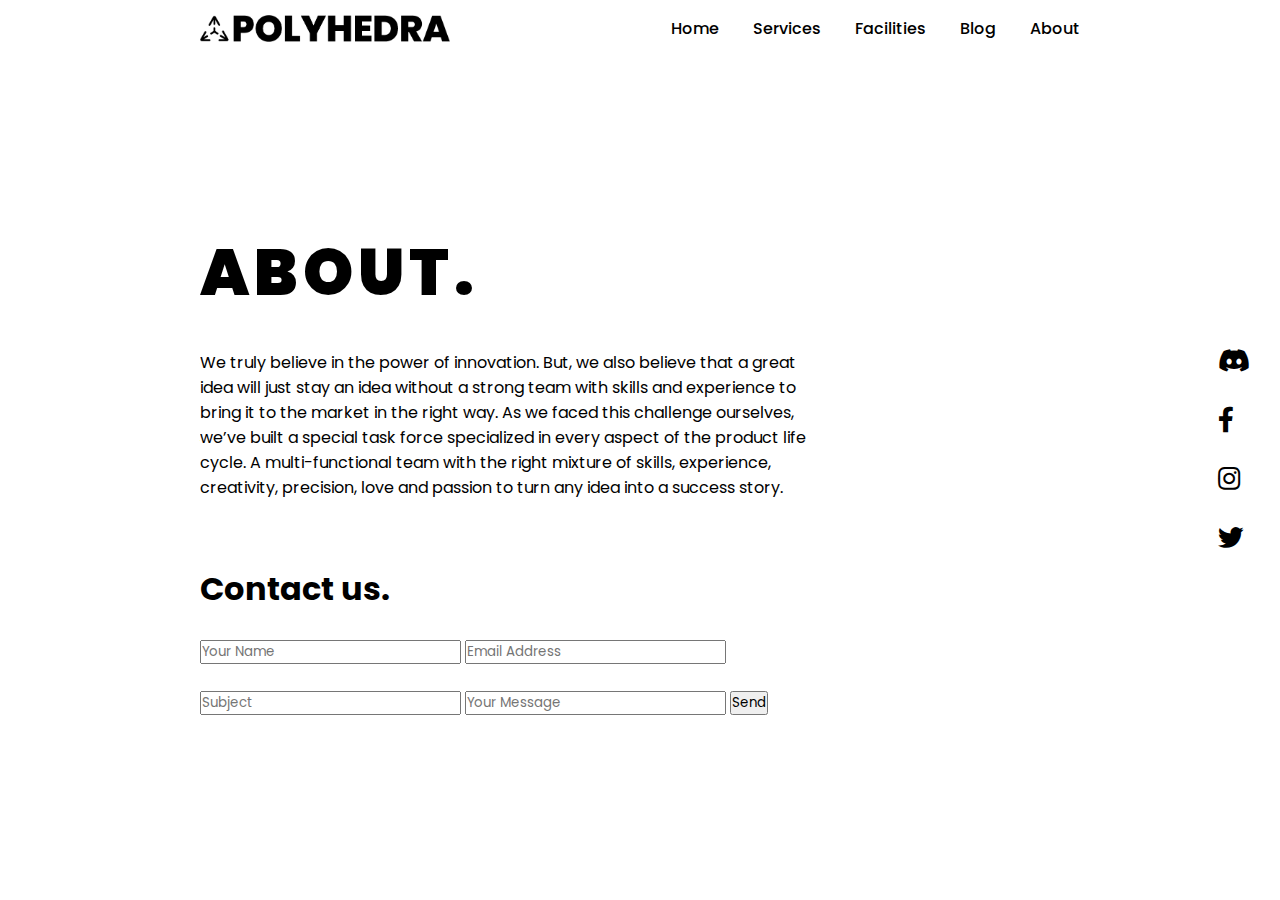
<file: about.html>
<!DOCTYPE html>
<html lang="en" dir="ltr">
<head>
  <meta charset = 'utf-8'>
  <meta name = 'viewport' content = 'width=device-width, initial-scale=1.0'>
  <title> Polyhedra Fab Lab </title>
  <link rel="icon" href="icon.png">
  <link rel = "stylesheet" href = "styleServices.css">
  <link rel = "stylesheet" href = "https://cdnjs.cloudflare.com/ajax/libs/font-awesome/5.14.0/css/all.min.css">
</head>
<body>

  <header>
    <img src="logoph.png" width="250px">
    <div class="menu-btn"></div>
    <div class="navigation">
      <div class="navigation-items">
        <a href="index.html">Home</a>
        <a href="services.html">Services</a>
        <a href="facilities.html">Facilities</a>
        <a href="https://polyhedralab.blogspot.com/">Blog</a>
        <a href="index.php">About</a>
      </div>
    </div>
  </header>

<section class="home">






  <div class = "content active">
    <h1>About.</h1>
    <p>We truly believe in the power of innovation. But, we also believe that a great idea will just stay an idea without a strong team with skills and experience to bring it to the market in the right way. As we faced this challenge ourselves, we’ve built a special task force specialized in every aspect of the product life cycle. A multi-functional team with the right mixture of skills, experience, creativity, precision, love and passion to turn any idea into a success story.</p>
  </div>
    <h1>Contact us.</h1>
  <br>
  <form action="https://formsubmit.co/lukanikolic42@gmail.com" method="POST">
     <input type="hidden" name="_subject" value="New submission!">
     <input type="text" name="name" placeholder="Your Name" required>
     <input type="email" name="email" placeholder="Email Address" required>
     <br>
     <br>
     <input type="text" name = "subject" placeholder="Subject" required>
     <input type="text" name = "message" placeholder="Your Message" required>
     <button type="submit">Send</button>
     
  </form>

  <div class = "media-icons">
    <a href = "https://discord.gg/dGw4bq3mDC"> <i class = "fab fa-discord"></i> </a>
    <a href = "https://sr-rs.facebook.com/Polyhedra3D/"> <i class = "fab fa-facebook-f"></i> </a>
    <a href = "https://www.instagram.com/polyhedra3d/"> <i class = "fab fa-instagram"></i> </a>
    <a href = "https://twitter.com/polyhedra3d"> <i class = "fab fa-twitter"></i> </a>

  </div>

</section>





<script type="text/javascript">
//Javascript of responsive navigation menu
const menuBtn = document.querySelector(".menu-btn");
const navigation = document.querySelector(".navigation");

menuBtn.addEventListener("click", () => {
  menuBtn.classList.toggle("active");
  navigation.classList.toggle("active");
});

//Javascript for video slider navigation
const btns = document.querySelectorAll(".nav-btn");
const slides = document.querySelectorAll(".video-slide");
const contents = document.querySelectorAll(".content");

var sliderNav = function(manual){
  btns.forEach((btn) => {
    btn.classList.remove("active");
  });

  slides.forEach((slide) => {
    slide.classList.remove("active");
  });
  contents.forEach((content) => {
    content.classList.remove("active");
  });

  btns[manual].classList.add("active");
  slides[manual].classList.add("active");
  contents[manual].classList.add("active");
}

btns.forEach((btn, i) => {
  btn.addEventListener("click", () => {
    sliderNav(i);
  });
});



</script>
<script src="https://ajax.googleapis.com/ajax/libs/jquery/3.4.1/jquery.min.js"></script>
<script type="text/javascript" src="assets/js/tilt.jquery.js"></script>

</body>
</html>
</file>
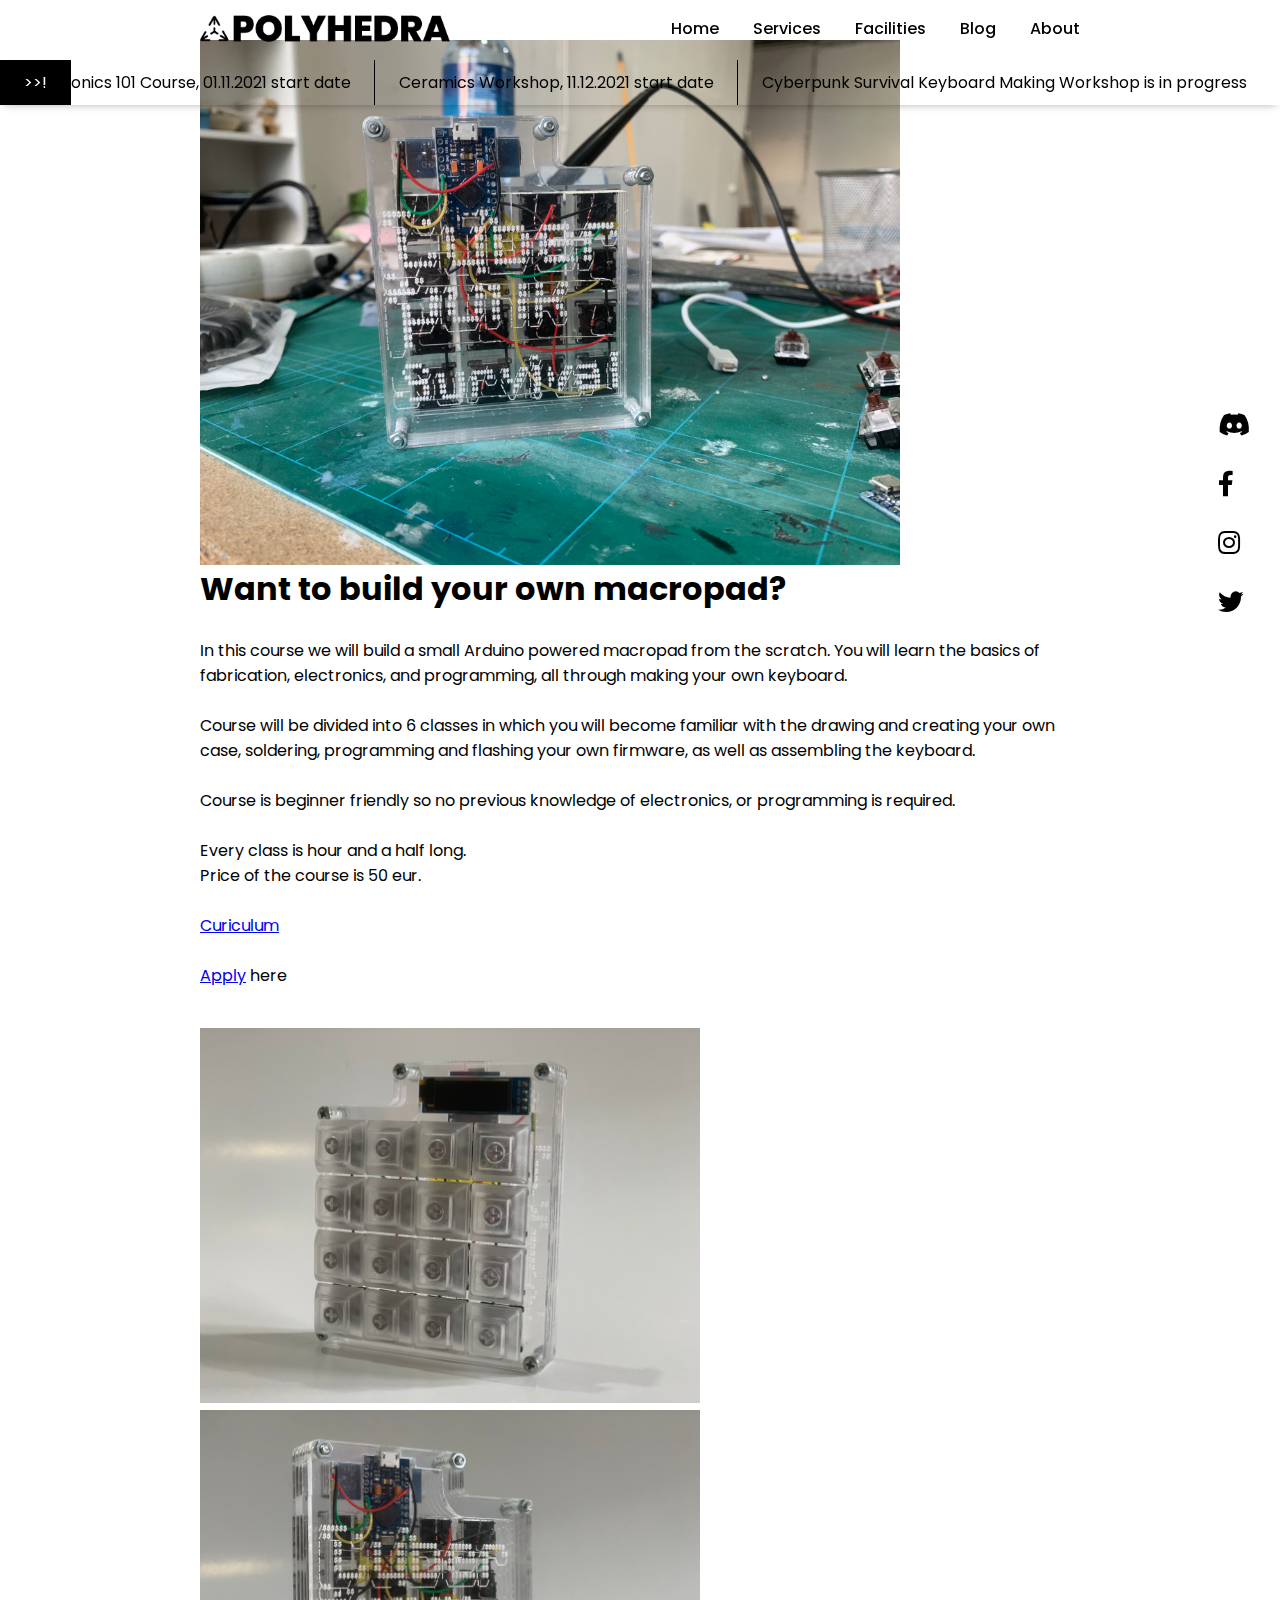
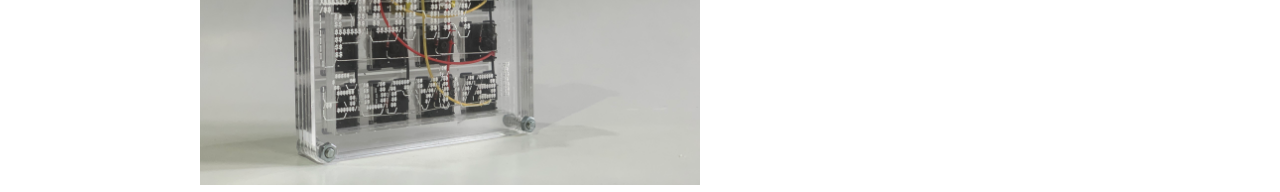
<file: cyberpunkSurvival.html>
<!DOCTYPE html>
<html lang="en" dir="ltr">
<head>
  <meta charset = 'utf-8'>
  <meta name = 'viewport' content = 'width=device-width, initial-scale=1.0'>
  <title> Polyhedra Fab Lab </title>
  <link rel="icon" href="icon.png">
  <link rel = "stylesheet" href = "styleCyberpunkSurvival.css">
  <link rel = "stylesheet" href = "https://cdnjs.cloudflare.com/ajax/libs/font-awesome/5.14.0/css/all.min.css">
</head>
<body>

  <header>
    <img src="logoph.png" width="250px">
    <div class="menu-btn"></div>
    <div class="navigation">
      <div class="navigation-items">
        <a href="index.html">Home</a>
        <a href="services2.html">Services</a>
        <a href="facilities.html">Facilities</a>
        <a href="https://polyhedralab.blogspot.com/">Blog</a>
        <a href="about.html">About</a>
      </div>
    </div>
  </header>

<section class="home">
  <img id = "keeb1" src="keeb1.jpg">
  <h1>Want to build your own macropad?</h1>
  <br>
  <p> In this course we will build a small Arduino powered macropad from the scratch.
    You will learn the basics of fabrication, electronics, and programming, all through making your own keyboard.
    <br><br>


  <div class = "media-icons">
    <a href = "https://discord.gg/dGw4bq3mDC"> <i class = "fab fa-discord"></i> </a>
    <a href = "https://sr-rs.facebook.com/Polyhedra3D/"> <i class = "fab fa-facebook-f"></i> </a>
    <a href = "https://www.instagram.com/polyhedra3d/"> <i class = "fab fa-instagram"></i> </a>
    <a href = "https://twitter.com/polyhedra3d"> <i class = "fab fa-twitter"></i> </a>

  </div>
  <div class="text">
    <p>Course will be divided into 6 classes in which you will become familiar with the drawing and creating your own case, soldering, programming and flashing your own firmware, as well as assembling the keyboard.<br> <br>Course is beginner friendly so no previous knowledge of electronics, or programming is required.<br><br>Every class is hour and a half long.<br> Price of the course is 50 eur.
      <br><br>
      <a href="curiculum srb.pdf">Curiculum</a><br><br>
      <a href="https://forms.gle/VKEqJrkFSMQr6xG28">Apply</a> here
    </p>
  </div>
</section>
<img id="down" width="500px"src="IMG_0170.jpg" alt="">
<img id="down" width="500px"src="IMG_0172.jpg" alt="">
<div class= "news-container">
  <div class = "title">
    >>!
  </div>

  <ul>
    <li>
      Electronics 101 Course, 01.11.2021 start date
    </li>
    <li>
      Ceramics Workshop, 11.12.2021 start date
    </li>
    <li>
      Cyberpunk Survival Keyboard Making Workshop is in progress
    </li>
  </ul>
</div>

<script type="text/javascript">
//Javascript of responsive navigation menu
const menuBtn = document.querySelector(".menu-btn");
const navigation = document.querySelector(".navigation");

menuBtn.addEventListener("click", () => {
  menuBtn.classList.toggle("active");
  navigation.classList.toggle("active");
});

//Javascript for video slider navigation
const btns = document.querySelectorAll(".nav-btn");
const slides = document.querySelectorAll(".video-slide");
const contents = document.querySelectorAll(".content");

var sliderNav = function(manual){
  btns.forEach((btn) => {
    btn.classList.remove("active");
  });

  slides.forEach((slide) => {
    slide.classList.remove("active");
  });
  contents.forEach((content) => {
    content.classList.remove("active");
  });

  btns[manual].classList.add("active");
  slides[manual].classList.add("active");
  contents[manual].classList.add("active");
}

btns.forEach((btn, i) => {
  btn.addEventListener("click", () => {
    sliderNav(i);
  });
});



</script>
<script src="https://ajax.googleapis.com/ajax/libs/jquery/3.4.1/jquery.min.js"></script>
<script type="text/javascript" src="assets/js/tilt.jquery.js"></script>

</body>
</html>
</file>
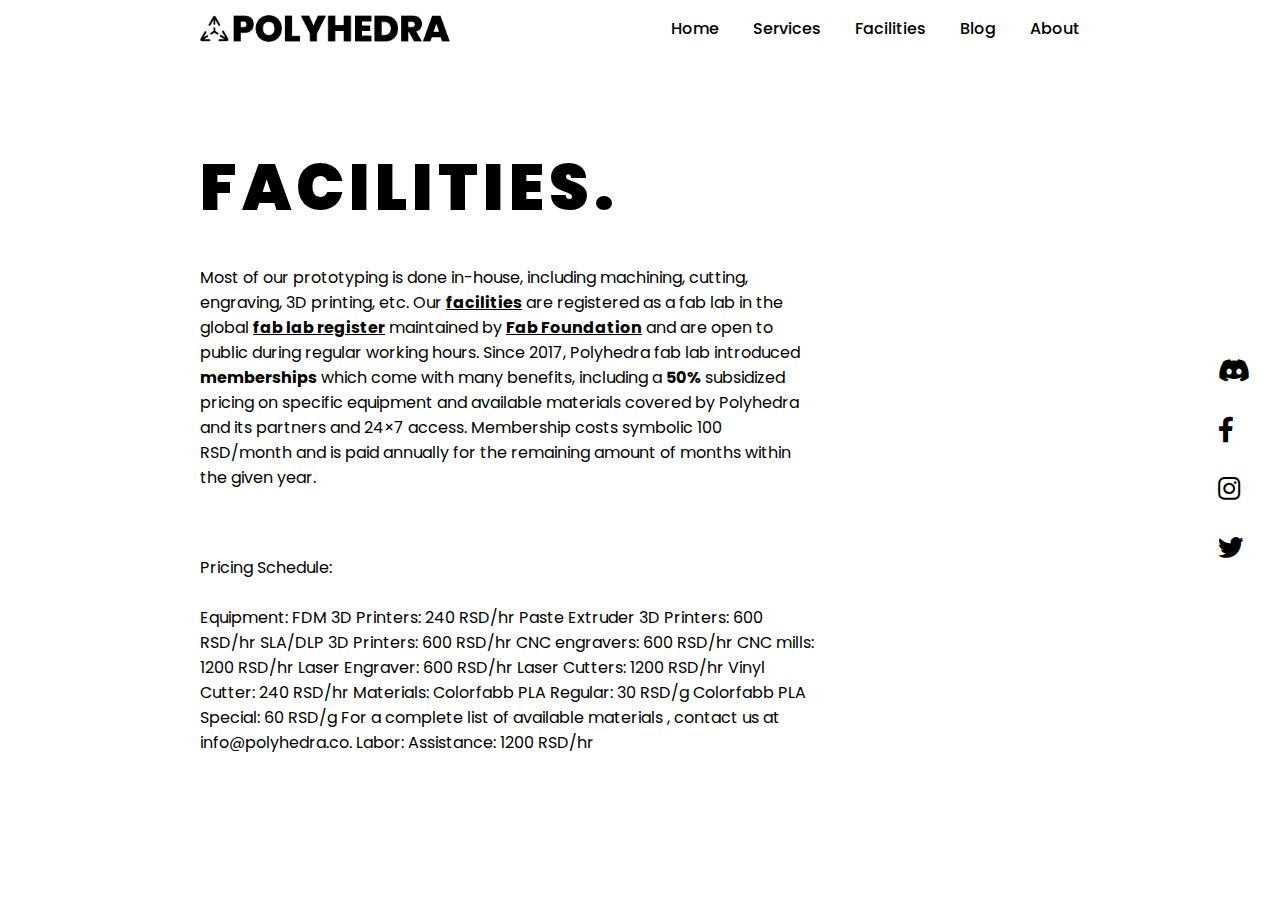
<file: facilities.html>
<!DOCTYPE html>
<html lang="en" dir="ltr">
<head>
  <meta charset = 'utf-8'>
  <meta name = 'viewport' content = 'width=device-width, initial-scale=1.0'>
  <title> Polyhedra Fab Lab </title>
  <link rel="icon" href="icon.png">
  <link rel = "stylesheet" href = "styleFacilities.css">
  <link rel = "stylesheet" href = "https://cdnjs.cloudflare.com/ajax/libs/font-awesome/5.14.0/css/all.min.css">
</head>
<body>

  <header>
    <img src="logoph.png" width="250px">
    <div class="menu-btn"></div>
    <div class="navigation">
      <div class="navigation-items">
        <a href="index.html">Home</a>
        <a href="services.html">Services</a>
        <a href="#">Facilities</a>
        <a href="https://polyhedralab.blogspot.com/">Blog</a>
        <a href="index.php">About</a>
      </div>
    </div>
  </header>

<section class="home">






  <div class = "content active">
    <h1>Facilities.</h1>
    <p>Most of our prototyping is done in-house, including machining, cutting,
      engraving, 3D printing, etc.
      Our <a href= "https://www.fablabs.io/labs/polyhedra">facilities</a>
       are registered as a fab lab in the global <a href="https://www.fablabs.io/">fab lab register</a> maintained by
       <a href = "https://fabfoundation.org/">Fab Foundation</a> and are open to public during regular working hours.



Since 2017, Polyhedra fab lab introduced
<span style = "font-weight:bolder">memberships</span> which come with many
benefits, including a <span style = "font-weight:bolder">50%</span> subsidized
pricing on specific equipment and available materials covered by Polyhedra
and its partners and 24×7 access.
Membership costs symbolic 100 RSD/month and is paid annually for the remaining
amount of months within the given year.</p>
<p>
  Pricing Schedule:
  <br>
  <br>

Equipment:
FDM 3D Printers: 240 RSD/hr
Paste Extruder 3D Printers: 600 RSD/hr
SLA/DLP 3D Printers: 600 RSD/hr
CNC engravers: 600 RSD/hr
CNC mills: 1200 RSD/hr
Laser Engraver: 600 RSD/hr
Laser Cutters: 1200 RSD/hr
Vinyl Cutter: 240 RSD/hr

Materials:
Colorfabb PLA Regular: 30 RSD/g
Colorfabb PLA Special: 60 RSD/g
For a complete list of available materials , contact us at info@polyhedra.co.

Labor:
Assistance: 1200 RSD/hr
</p>
  </div>

  <div class = "media-icons">
    <a href = "https://discord.gg/dGw4bq3mDC"> <i class = "fab fa-discord"></i> </a>
    <a href = "https://sr-rs.facebook.com/Polyhedra3D/"> <i class = "fab fa-facebook-f"></i> </a>
    <a href = "https://www.instagram.com/polyhedra3d/"> <i class = "fab fa-instagram"></i> </a>
    <a href = "https://twitter.com/polyhedra3d"> <i class = "fab fa-twitter"></i> </a>

  </div>

</section>





<script type="text/javascript">
//Javascript of responsive navigation menu
const menuBtn = document.querySelector(".menu-btn");
const navigation = document.querySelector(".navigation");

menuBtn.addEventListener("click", () => {
  menuBtn.classList.toggle("active");
  navigation.classList.toggle("active");
});

//Javascript for video slider navigation
const btns = document.querySelectorAll(".nav-btn");
const slides = document.querySelectorAll(".video-slide");
const contents = document.querySelectorAll(".content");

var sliderNav = function(manual){
  btns.forEach((btn) => {
    btn.classList.remove("active");
  });

  slides.forEach((slide) => {
    slide.classList.remove("active");
  });
  contents.forEach((content) => {
    content.classList.remove("active");
  });

  btns[manual].classList.add("active");
  slides[manual].classList.add("active");
  contents[manual].classList.add("active");
}

btns.forEach((btn, i) => {
  btn.addEventListener("click", () => {
    sliderNav(i);
  });
});



</script>
<script src="https://ajax.googleapis.com/ajax/libs/jquery/3.4.1/jquery.min.js"></script>
<script type="text/javascript" src="assets/js/tilt.jquery.js"></script>

</body>
</html>
</file>
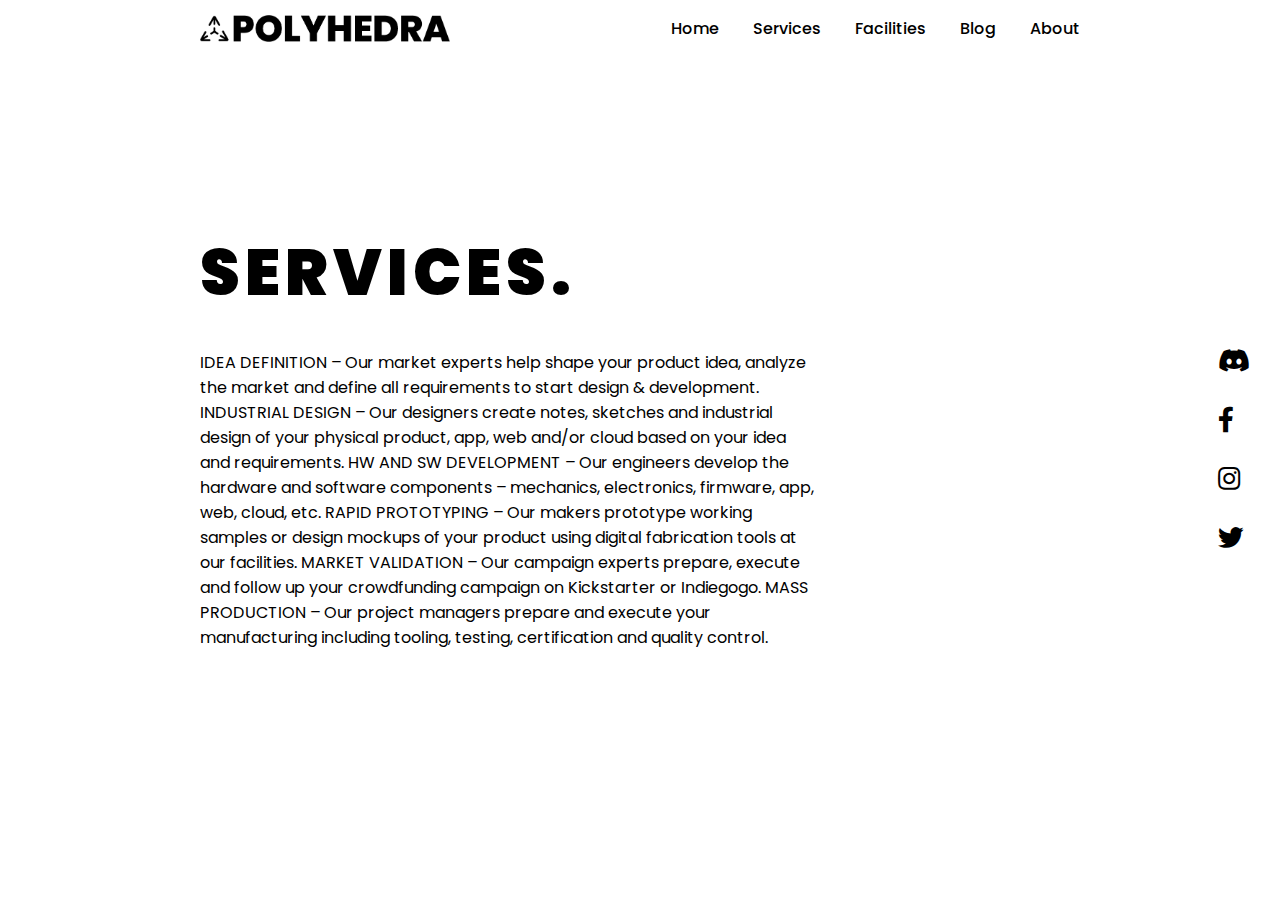
<file: services.html>
<!DOCTYPE html>
<html lang="en" dir="ltr">
<head>
  <meta charset = 'utf-8'>
  <meta name = 'viewport' content = 'width=device-width, initial-scale=1.0'>
  <title> Polyhedra Fab Lab </title>
  <link rel="icon" href="icon.png">
  <link rel = "stylesheet" href = "styleServices.css">
  <link rel = "stylesheet" href = "https://cdnjs.cloudflare.com/ajax/libs/font-awesome/5.14.0/css/all.min.css">
</head>
<body>

  <header>
    <img src="logoph.png" width="250px">
    <div class="menu-btn"></div>
    <div class="navigation">
      <div class="navigation-items">
        <a href="index.html">Home</a>
        <a href="services.html">Services</a>
        <a href="facilities.html">Facilities</a>
        <a href="https://polyhedralab.blogspot.com/">Blog</a>
        <a href="index.php">About</a>
      </div>
    </div>
  </header>

<section class="home">






  <div class = "content active">
    <h1>Services.</h1>
    <p>IDEA DEFINITION – Our market experts help shape your product idea, analyze the market and define all requirements to start design & development.
INDUSTRIAL DESIGN – Our designers create notes, sketches and industrial design of your physical product, app, web and/or cloud based on your idea and requirements.
HW AND SW DEVELOPMENT – Our engineers develop the hardware and software components – mechanics, electronics, firmware, app, web, cloud, etc.
RAPID PROTOTYPING – Our makers prototype working samples or design mockups of your product using digital fabrication tools at our facilities.
MARKET VALIDATION – Our campaign experts prepare, execute and follow up your crowdfunding campaign on Kickstarter or Indiegogo.
MASS PRODUCTION – Our project managers prepare and execute your manufacturing including tooling, testing, certification and quality control.</p>
  </div>

  <div class = "media-icons">
    <a href = "https://discord.gg/dGw4bq3mDC"> <i class = "fab fa-discord"></i> </a>
    <a href = "https://sr-rs.facebook.com/Polyhedra3D/"> <i class = "fab fa-facebook-f"></i> </a>
    <a href = "https://www.instagram.com/polyhedra3d/"> <i class = "fab fa-instagram"></i> </a>
    <a href = "https://twitter.com/polyhedra3d"> <i class = "fab fa-twitter"></i> </a>

  </div>

</section>





<script type="text/javascript">
//Javascript of responsive navigation menu
const menuBtn = document.querySelector(".menu-btn");
const navigation = document.querySelector(".navigation");

menuBtn.addEventListener("click", () => {
  menuBtn.classList.toggle("active");
  navigation.classList.toggle("active");
});

//Javascript for video slider navigation
const btns = document.querySelectorAll(".nav-btn");
const slides = document.querySelectorAll(".video-slide");
const contents = document.querySelectorAll(".content");

var sliderNav = function(manual){
  btns.forEach((btn) => {
    btn.classList.remove("active");
  });

  slides.forEach((slide) => {
    slide.classList.remove("active");
  });
  contents.forEach((content) => {
    content.classList.remove("active");
  });

  btns[manual].classList.add("active");
  slides[manual].classList.add("active");
  contents[manual].classList.add("active");
}

btns.forEach((btn, i) => {
  btn.addEventListener("click", () => {
    sliderNav(i);
  });
});



</script>
<script src="https://ajax.googleapis.com/ajax/libs/jquery/3.4.1/jquery.min.js"></script>
<script type="text/javascript" src="assets/js/tilt.jquery.js"></script>

</body>
</html>
</file>
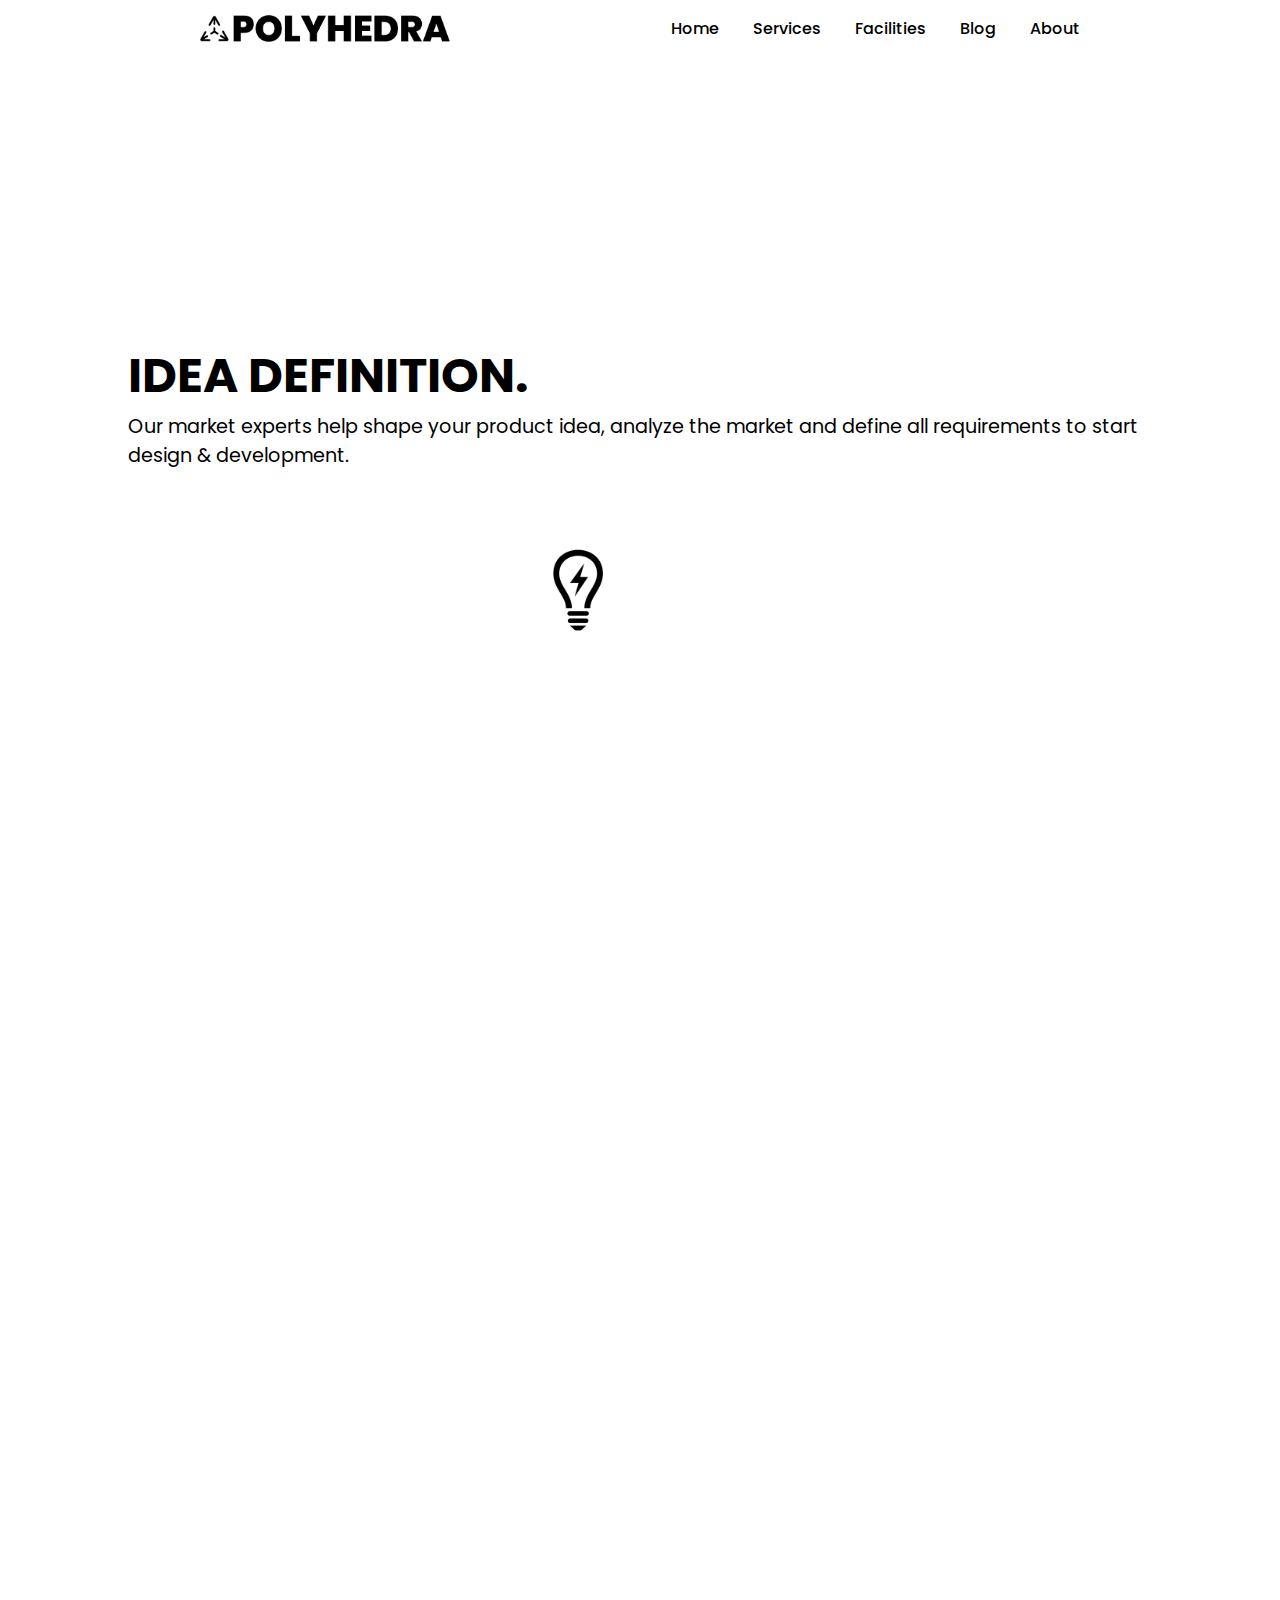
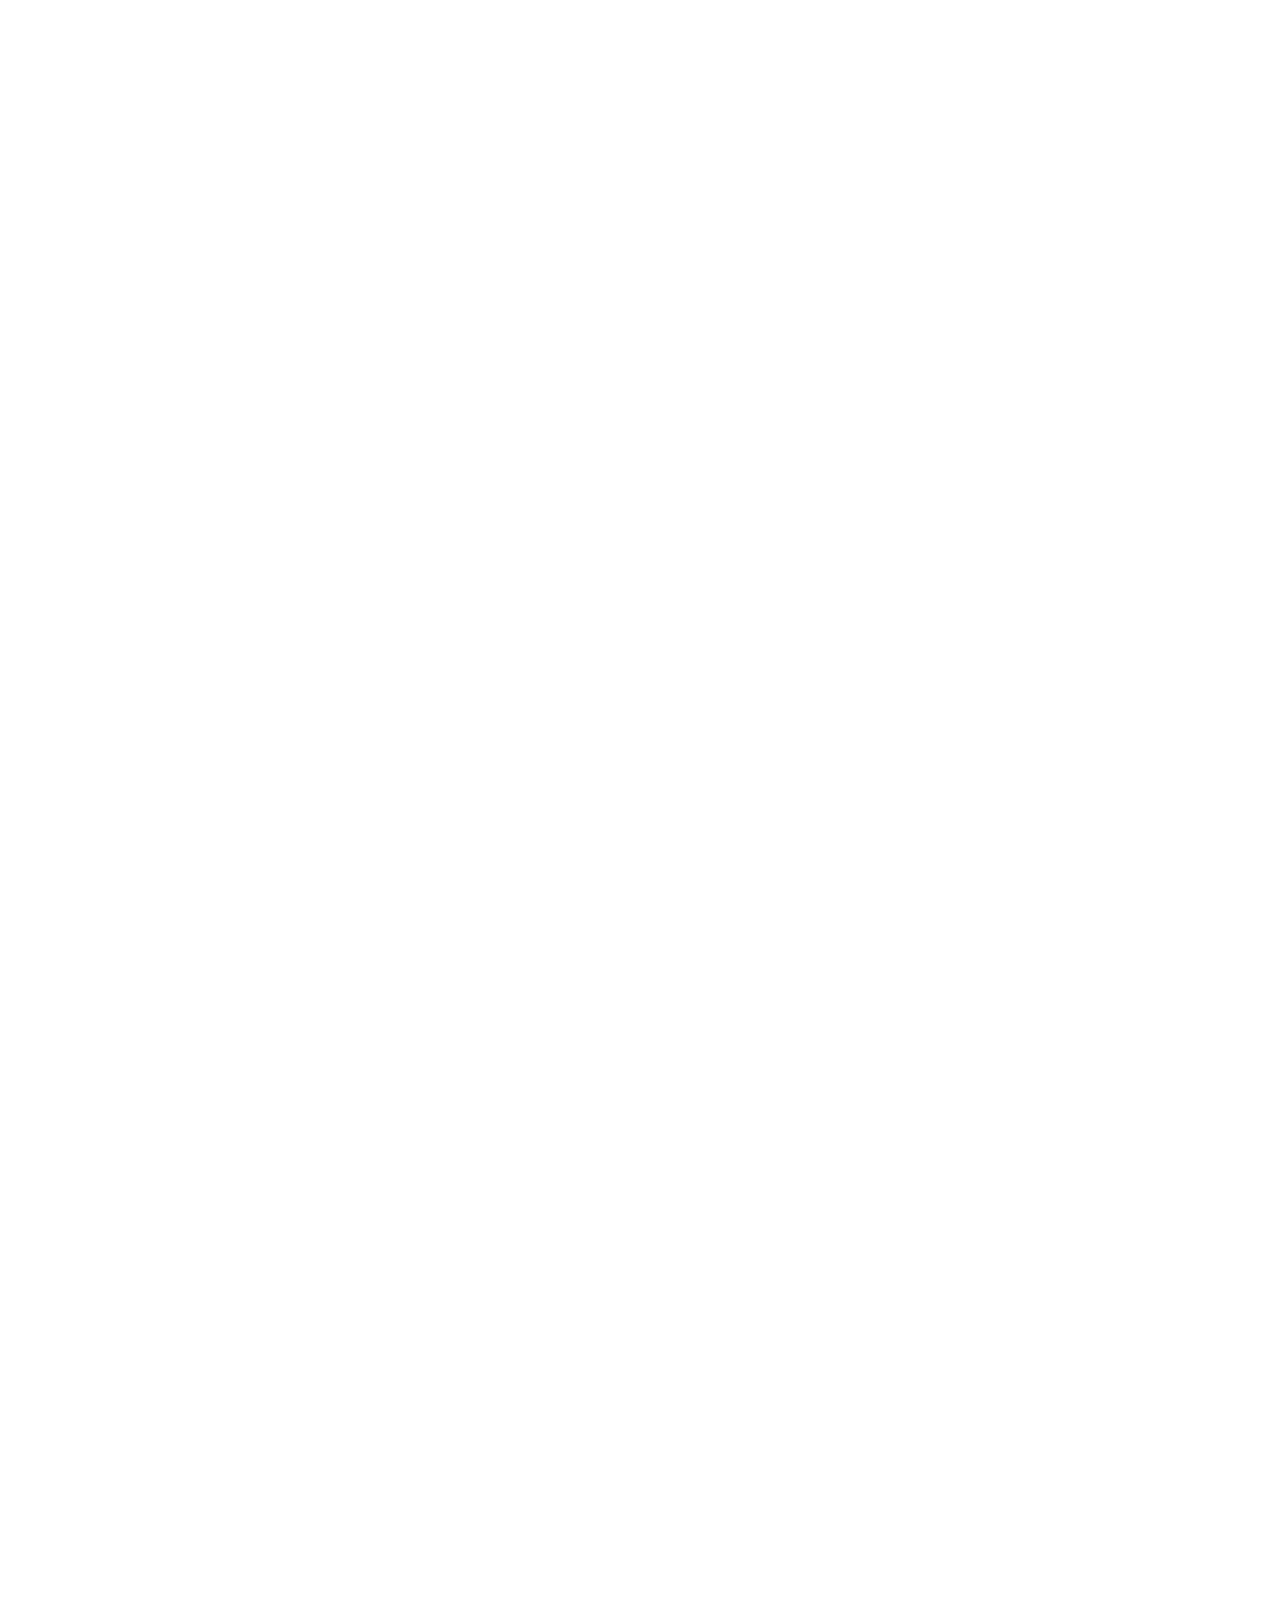
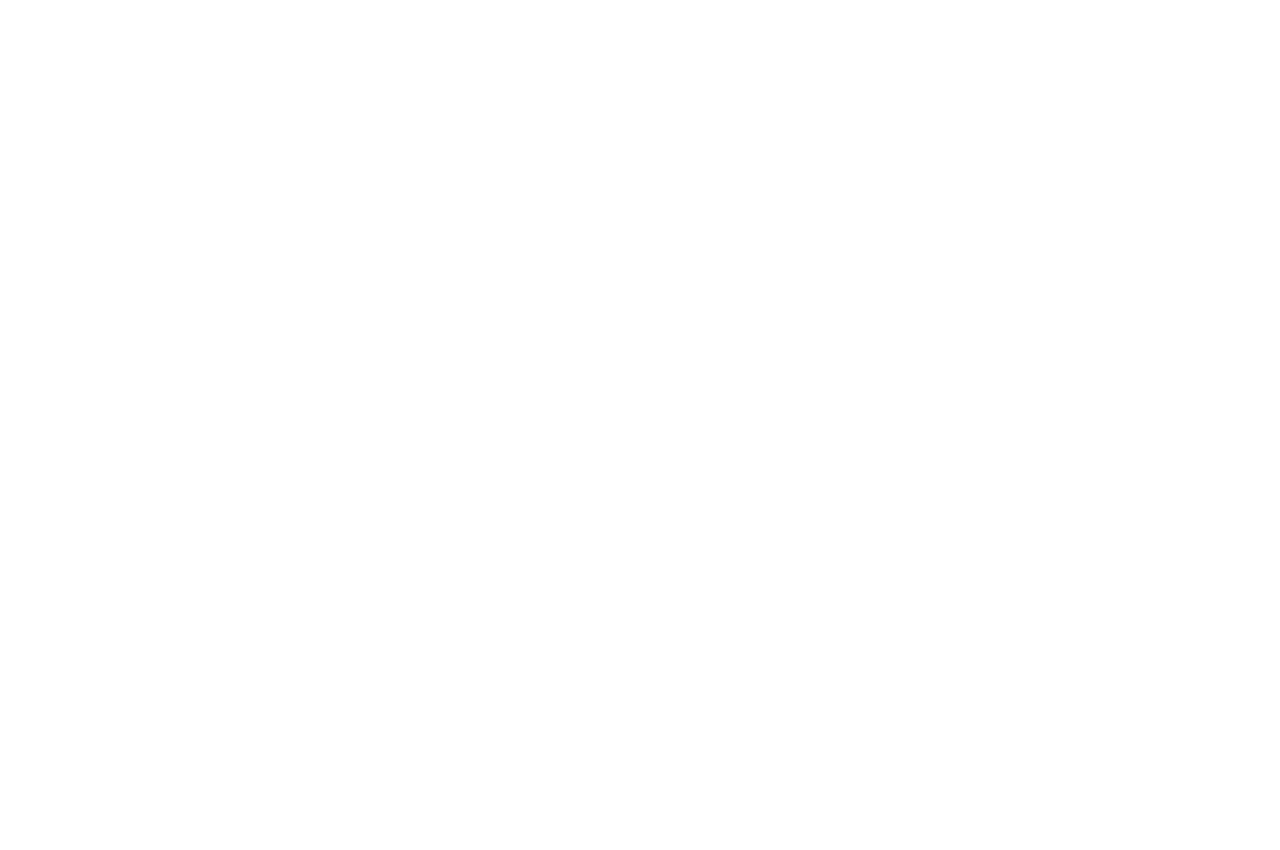
<file: services2.html>
<!DOCTYPE html>
<html lang="en" dir="ltr">
<head>
  <meta charset = 'utf-8'>
  <meta name = 'viewport' content = 'width=device-width, initial-scale=1.0'>
  <title> Polyhedra Fab Lab </title>
  <link rel="icon" href="icon.png">
  <link rel = "stylesheet" href = "styleServices2.css">
  <link rel = "stylesheet" href = "https://cdnjs.cloudflare.com/ajax/libs/font-awesome/5.14.0/css/all.min.css">
</head>
<body>

  <header>
    <img src="logoph.png" width="250px">
    <div class="menu-btn"></div>
    <div class="navigation">
      <div class="navigation-items">
        <a href="index.html">Home</a>
        <a href="services.html">Services</a>
        <a href="facilities.html">Facilities</a>
        <a href="https://polyhedralab.blogspot.com/">Blog</a>
        <a href="index.php">About</a>
      </div>
    </div>
  </header>

<section>
  <div class = "content">
    <img id="first"src="bulb.png">
    <h2> IDEA DEFINITION.</h2>
    <p>Our market experts help shape your product idea, analyze the market and define all requirements to start design & development.</p>

</div>
</section>


<section>

  <div class = "content">
    <h2> INDUSTRIAL DESIGN</h2>
    <p>Our designers create notes, sketches and industrial design of your physical product, app, web and/or cloud based on your idea and requirements.</p>
  </div>
</section>
<section>
  <div class = "content">
    <h2> HW AND SW DEVELOPMENT</h2>
    <p>Our engineers develop the hardware and software components – mechanics, electronics, firmware, app, web, cloud, etc.</p>
  </div>
</section>
<section>
  <div class = "content">
    <h2> RAPID PROTOTYPING</h2>
    <p>Our makers prototype working samples or design mockups of your product using digital fabrication tools at our facilities.</p>
  </div>
</section>
<section>
  <div class = "content">
    <h2> MARKET VALIDATION</h2>
    <p>Our campaign experts prepare, execute and follow up your crowdfunding campaign on Kickstarter or Indiegogo.</p>
  </div>
</section>



<script type="text/javascript">
//Javascript of responsive navigation menu
const menuBtn = document.querySelector(".menu-btn");
const navigation = document.querySelector(".navigation");

menuBtn.addEventListener("click", () => {
  menuBtn.classList.toggle("active");
  navigation.classList.toggle("active");
});

//Javascript for video slider navigation
const btns = document.querySelectorAll(".nav-btn");
const slides = document.querySelectorAll(".video-slide");
const contents = document.querySelectorAll(".content");

var sliderNav = function(manual){
  btns.forEach((btn) => {
    btn.classList.remove("active");
  });

  slides.forEach((slide) => {
    slide.classList.remove("active");
  });
  contents.forEach((content) => {
    content.classList.remove("active");
  });

  btns[manual].classList.add("active");
  slides[manual].classList.add("active");
  contents[manual].classList.add("active");
}

btns.forEach((btn, i) => {
  btn.addEventListener("click", () => {
    sliderNav(i);
  });
});



</script>
<script src="https://ajax.googleapis.com/ajax/libs/jquery/3.4.1/jquery.min.js"></script>
<script type="text/javascript" src="assets/js/tilt.jquery.js"></script>
<script src="scroll-out.js"></script>
<script type="text/javascript">
  ScrollOut({
    targets: 'h2, p'
  })
  </script>
</body>
</html>
</file>
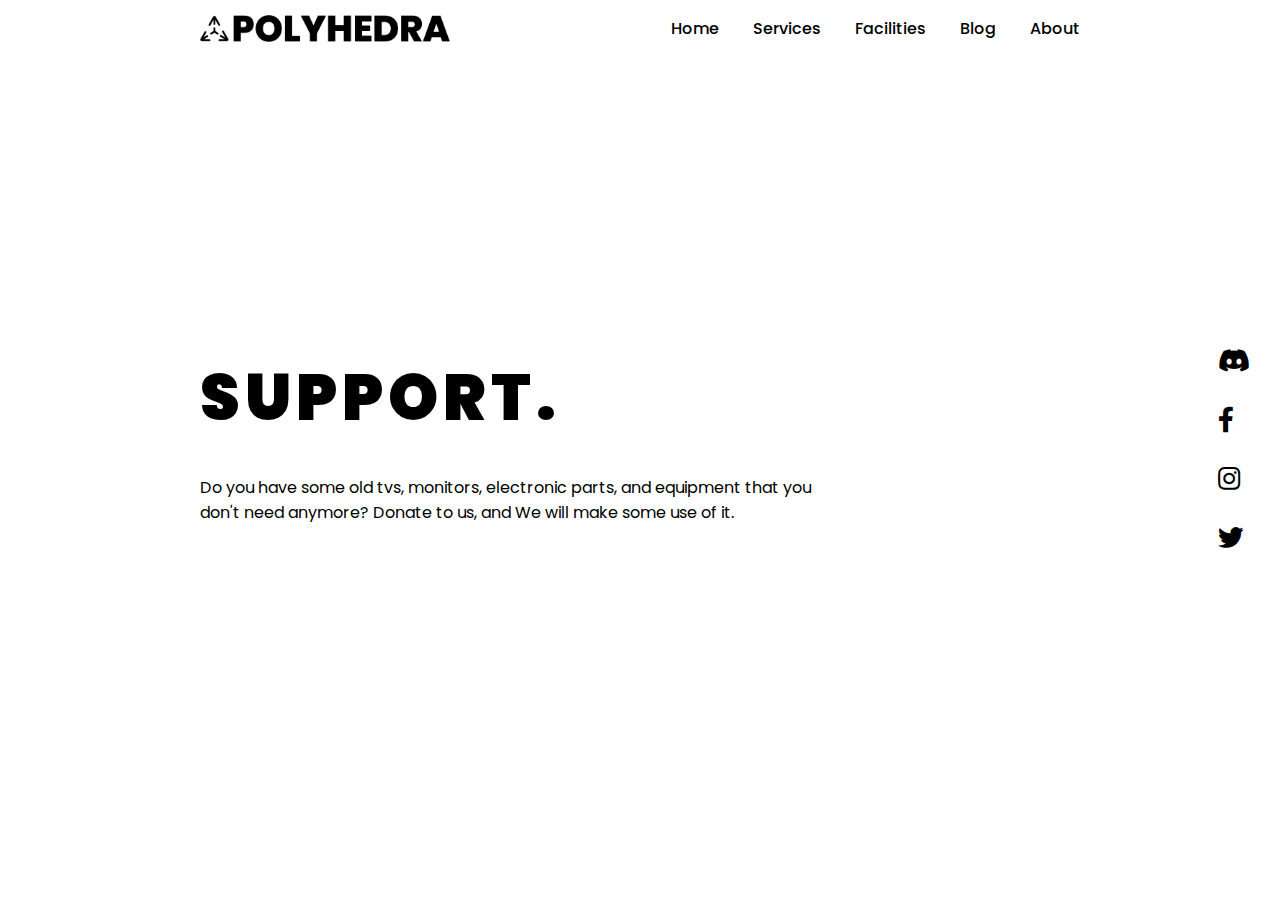
<file: support.html>
<!DOCTYPE html>
<html lang="en" dir="ltr">
<head>
  <meta charset = 'utf-8'>
  <meta name = 'viewport' content = 'width=device-width, initial-scale=1.0'>
  <title> Polyhedra Fab Lab </title>
  <link rel="icon" href="icon.png">
  <link rel = "stylesheet" href = "styleFacilities.css">
  <link rel = "stylesheet" href = "https://cdnjs.cloudflare.com/ajax/libs/font-awesome/5.14.0/css/all.min.css">
</head>
<body>

  <header>
    <img src="logoph.png" width="250px">
    <div class="menu-btn"></div>
    <div class="navigation">
      <div class="navigation-items">
        <a href="index.html">Home</a>
        <a href="services2.html">Services</a>
        <a href="#">Facilities</a>
        <a href="https://polyhedralab.blogspot.com/">Blog</a>
        <a href="index.php">About</a>
      </div>
    </div>
  </header>

<section class="home">






  <div class = "content active">
    <h1>Support.</h1>
    <p>Do you have some old tvs, monitors, electronic parts, and equipment that you don't need anymore?
      Donate to us, and We will make some use of it.
</p>
  </div>

  <div class = "media-icons">
    <a href = "https://discord.gg/dGw4bq3mDC"> <i class = "fab fa-discord"></i> </a>
    <a href = "https://sr-rs.facebook.com/Polyhedra3D/"> <i class = "fab fa-facebook-f"></i> </a>
    <a href = "https://www.instagram.com/polyhedra3d/"> <i class = "fab fa-instagram"></i> </a>
    <a href = "https://twitter.com/polyhedra3d"> <i class = "fab fa-twitter"></i> </a>

  </div>

</section>





<script type="text/javascript">
//Javascript of responsive navigation menu
const menuBtn = document.querySelector(".menu-btn");
const navigation = document.querySelector(".navigation");

menuBtn.addEventListener("click", () => {
  menuBtn.classList.toggle("active");
  navigation.classList.toggle("active");
});

//Javascript for video slider navigation
const btns = document.querySelectorAll(".nav-btn");
const slides = document.querySelectorAll(".video-slide");
const contents = document.querySelectorAll(".content");

var sliderNav = function(manual){
  btns.forEach((btn) => {
    btn.classList.remove("active");
  });

  slides.forEach((slide) => {
    slide.classList.remove("active");
  });
  contents.forEach((content) => {
    content.classList.remove("active");
  });

  btns[manual].classList.add("active");
  slides[manual].classList.add("active");
  contents[manual].classList.add("active");
}

btns.forEach((btn, i) => {
  btn.addEventListener("click", () => {
    sliderNav(i);
  });
});



</script>
<script src="https://ajax.googleapis.com/ajax/libs/jquery/3.4.1/jquery.min.js"></script>
<script type="text/javascript" src="assets/js/tilt.jquery.js"></script>

</body>
</html>
</file>
<file: styleServices.css>
@import url('https://fonts.googleapis.com/css2?family=Poppins:wght@500&display=swap');

*{
  margin: 0;
  padding: 0;
  box-sizing: border-box;
  font-family: "Poppins", sans-serif;
}

header{
  z-index: 999;
  position: absolute;
  top: 0;
  left: 0;
  width: 100%;
  display: flex;
  justify-content: space-between;
  align-items: center;
  padding: 15px 200px;
  transition: 0.5s ease;
}

header .brand {
  color: #000;
  font-size: 1.5em;
  font-weight: 700;
  text-transform: uppercase;
  text-decoration: none;
}
header .navigation {
  position: relative;
}
header .navigation .navigation-items a {
  position: relative;
  color: #000;
  font-size: 1em;
  font-weight: 500;
  text-decoration: none;
  margin-left: 30px;
  transition: 0.3s ease;
}
header .navigation .navigation-items a:before{
  content: '';
  position: absolute;
  background: #000;
  width: 0;
  height: 3px;
  bottom: 0;
  left: 0;
  transition: 0.3s ease;
}

header .navigation .navigation-items a:hover:before{
  width: 100%;
}


section {
  padding: 100px 200px;
}

.home {
  position: relative;
  width: 100%;
  min-height: 100vh;
  display: flex;
  justify-content: center;
  flex-direction: column;
  background: #fff;
}

.home .image {
  z-index: 666;
  position: absolute;
  flex-direction: column;
  display: flex;
  width: 260px;
  right: 150px;
  margin-top: -450px;
}




.home .content {
  z-index: 888;
  width: 70%;
  margin-top: 50px;
  display: none;

}
.home .content.active {
  display: block;
}





.home .content h1{
  font-size: 4em;
  font-weight:900;
  text-transform: uppercase;
  letter-spacing: 5px;
  line-height: 75px;
  margin-bottom: 40px;
}

.home .content h1 span {
  font-size: 1.2em;
  font-weight: 600;
}

.home .content p{
  margin-bottom: 65px;

}

.home .content a{

  font-weight: 650;
  color: #000;
  border-radius: 2px;
}

.home .media-icons{
  z-index: 888;
  position: absolute;
  right: 30px;
  display: flex;
  flex-direction: column;
  transition: 0.5s ease;
}

.home .media-icons a{
  color: #000;
  font-size: 1.6em;
  transition: 0.2s ease;
}

.home .media-icons a:not(:last-child){
  margin-bottom: 20px;
}

.home .media-icons a:hover {
  transform: scale(1.3);
}

.home video {
  z-index: 000;
  position: absolute;
  top: 0;
  left: 0;
  width: 100%;
  height: 100%;
  object-fit: cover;
}


.slider-navigation{
  z-index: 888;
  position: relative;
  display: flex;
  justify-content: center;
  align-items: center;
  transform: translateY(80px);
  margin-bottom: 12px;
}

.slider-navigation .nav-btn{
  width: 12px;
  height: 12px;
  background: #fff;
  border-radius: 50%;
  cursor: pointer;
  box-shadow: 0 0 2px rgba(255, 255, 255, 0.5);
  transition: 0.3s ease;
}

.slider-navigation .nav-btn.active {
  background: #2696E9;
}

.slider-navigation .nav-btn:not(:last-child){
  margin-right: 20px;
}

.slider-navigation .nav-btn:hover{
  transform: scale(1.2);
}

.video-slide {
  position: absolute;
  width: 100%;
  clip-path: circle(0% at 0 50%);
}
.video-slide.active {
  clip-path: circle(150% at 0 50%);
  transition: 2s ease;
  transition-property: clip-path;
}
.news-container {
  position:fixed;
  top: 60px;
  left: 0;
  right: 0;
  box-shadow: 0 4px 8px -4px rgba(0,0,0,0.3);
}
.news-container .title {
  position: absolute;
  background: #000;
  height: 100%;
  display: flex;
  align-items: center;
  padding: 0 24px;
  color: white;
  z-index: 200;
}
.news-container ul {
  display: flex;
  list-style: none;
  margin: 0;
  animation: scroll 25s infinite linear;
}
.news-container ul li {
  white-space: nowrap;
  padding: 10px 24px;
  color: #000;
  position: relative;
}
.news-container ul li::after {
  content: "";
  width: 1px;
  height: 100%;
  background: #000;
  position: absolute;
  top: 0;
  right: 0;
}

.news-container ul li:last-child::after {
  display: none;
}

@keyframes scroll {
  from {
    transform: translateX(100%);
  }
  to {
    transform: translateX(-1198px);
  }
}







@media (max-width: 1040px){

  .news-container {
    display: none;
  }
  header{
    padding: 12px 20px;
  }

  section{
    padding: 100px 20px;
  }
  .home .media-icons{
    right: 15px;
  }
  .home .content .image {
    display: none;
  }
  header .navigation {
    display: none;
  }

  header .navigation.active {
    position: fixed;
    width: 100%;
    height: 100vh;
    top: 0;
    left: 0;
    display: flex;
    justify-content: center;
    align-items: center;
    background: rgba(1,1,1,0.5);

  }

  header .navigation .navigation-items a {
    color: #222;
    font-size: 1.2em;
    margin: 20px;

  }

  header .navigation .navigation-items a:before{
    background: #222;
    height: 5px;
  }



  header .navigation .navigation-items{
    background: #fff;
    width: 600px;
    max-width: 600px;
    margin: 20px;
    padding: 40px;
    display: flex;
    flex-direction: column;
    align-items: center;
    border-radius: 5px;
    box-shadow: 0 5px 25px rgb(1 1 1 /20%);

  }

  .menu-btn{
    background: url(menu.png)no-repeat;
    background-size:50px;
    background-position: center;
    width: 40px;
    height: 40px;
    cursor: pointer;
    transition: 0.3s ease;

  }

  .menu-btn.active {
    z-index:999;
    background: url(close.png)no-repeat;
    background-size: 25px;
    background-position: center;
    transition: 0.2s ease;

  }





}
.home .content p  {
  color: #000;
}
#white {
  color: #FFFFFF;
}
</file>
<file: styleCyberpunkSurvival.css>
@import url('https://fonts.googleapis.com/css2?family=Poppins:wght@500&display=swap');

*{
  margin: 0;
  padding: 0;
  box-sizing: border-box;
  font-family: "Poppins", sans-serif;
}
#keeb1{
  width: 700px;
  display: flex;
  object-fit: cover;
  flex-direction: column;
  justify-content: center;
  align-items: center;
}
#down {
  margin-left:200px;

}
h1 {
  display: flex;
  flex-direction: column;
  justify-content: center;
}

header{
  z-index: 999;
  position: absolute;
  top: 0;
  left: 0;
  width: 100%;
  display: flex;
  justify-content: space-between;
  align-items: center;
  padding: 15px 200px;
  transition: 0.5s ease;
}

header .brand {
  color: #000;
  font-size: 1.5em;
  font-weight: 700;
  text-transform: uppercase;
  text-decoration: none;
}
header .navigation {
  position: relative;
}
header .navigation .navigation-items a {
  position: relative;
  color: #000;
  font-size: 1em;
  font-weight: 500;
  text-decoration: none;
  margin-left: 30px;
  transition: 0.3s ease;
}
header .navigation .navigation-items a:before{
  content: '';
  position: absolute;
  background: #000;
  width: 0;
  height: 3px;
  bottom: 0;
  left: 0;
  transition: 0.3s ease;
}

header .navigation .navigation-items a:hover:before{
  width: 100%;
}


section {
  padding: 40px 200px;
}

.home {
  position: relative;
  width: 100%;
  min-height: 100vh;
  display: flex;
  justify-content: center;
  flex-direction: column;
  background: #fff;
}

.home .image {
  z-index: 666;
  position: absolute;
  flex-direction: column;
  display: flex;
  width: 320px;
  right: 150px;
  margin-top: -405px;
}




.home .content {
  z-index: 888;
  width: 70%;
  margin-top: 50px;
  display: none;

}
.home .content.active {
  display: block;
}





.home .content h1{
  font-size: 4em;
  font-weight:900;
  text-transform: uppercase;
  letter-spacing: 5px;
  line-height: 75px;
  margin-bottom: 40px;
}

.home .content h1 span {
  font-size: 1.2em;
  font-weight: 600;
}

.home .content p{
  margin-bottom: 65px;

}

.home .content a{
  background: #000;
  padding: 15px 35px;
  color: #fff;
  font-size: 1.1em;
  font-weight: 500;
  text-decoration: none;
  border-radius: 2px;
}

.home .media-icons{
  z-index: 888;
  position: absolute;
  right: 30px;
  display: flex;
  flex-direction: column;
  transition: 0.5s ease;
}

.home .media-icons a{
  color: #000;
  font-size: 1.6em;
  transition: 0.2s ease;
}

.home .media-icons a:not(:last-child){
  margin-bottom: 20px;
}

.home .media-icons a:hover {
  transform: scale(1.3);
}

.home video {
  z-index: 000;
  position: absolute;
  top: 0;
  left: 0;
  width: 100%;
  height: 100%;
  object-fit: cover;
}


.slider-navigation{
  z-index: 888;
  position: relative;
  display: flex;
  justify-content: center;
  align-items: center;
  transform: translateY(80px);
  margin-bottom: 12px;
}

.slider-navigation .nav-btn{
  width: 12px;
  height: 12px;
  background: #fff;
  border-radius: 50%;
  cursor: pointer;
  box-shadow: 0 0 2px rgba(255, 255, 255, 0.5);
  transition: 0.3s ease;
}

.slider-navigation .nav-btn.active {
  background: #2696E9;
}

.slider-navigation .nav-btn:not(:last-child){
  margin-right: 20px;
}

.slider-navigation .nav-btn:hover{
  transform: scale(1.2);
}

.video-slide {
  position: absolute;
  width: 100%;
  clip-path: circle(0% at 0 50%);
}
.video-slide.active {
  clip-path: circle(150% at 0 50%);
  transition: 2s ease;
  transition-property: clip-path;
}
.news-container {
  position:fixed;
  top: 60px;
  left: 0;
  right: 0;
  box-shadow: 0 4px 8px -4px rgba(0,0,0,0.3);
}
.news-container .title {
  position: absolute;
  background: #000;
  height: 100%;
  display: flex;
  align-items: center;
  padding: 0 24px;
  color: white;
  z-index: 200;
}
.news-container ul {
  display: flex;
  list-style: none;
  margin: 0;
  animation: scroll 25s infinite linear;
}
.news-container ul li {
  white-space: nowrap;
  padding: 10px 24px;
  color: #000;
  position: relative;
}
.news-container ul li::after {
  content: "";
  width: 1px;
  height: 100%;
  background: #000;
  position: absolute;
  top: 0;
  right: 0;
}

.news-container ul li:last-child::after {
  display: none;
}

@keyframes scroll {
  from {
    transform: translateX(100%);
  }
  to {
    transform: translateX(-1198px);
  }
}







@media (max-width: 1040px){
  .home .content h1{
    font-size: 1.8em;
    font-weight:1100;
    text-transform: uppercase;
    letter-spacing: 5px;
    line-height: 40px;
    margin-bottom: 20px;
  }
  .home .content p{
    margin-bottom: 40px;
    font-size: 1em;
    font-weight: 700;
  }


  .news-container {
    display: none;
  }
  header{
    padding: 12px 20px;
  }

  section{
    padding: 100px 20px;
  }
  .home .media-icons{
    right: 15px;
  }
  .home .content .image {
    display: none;
  }
  header .navigation {
    display: none;
  }

  header .navigation.active {
    position: fixed;
    width: 100%;
    height: 100vh;
    top: 0;
    left: 0;
    display: flex;
    justify-content: center;
    align-items: center;
    background: rgba(1,1,1,0.5);

  }

  header .navigation .navigation-items a {
    color: #222;
    font-size: 1.2em;
    margin: 20px;

  }

  header .navigation .navigation-items a:before{
    background: #222;
    height: 5px;
  }



  header .navigation .navigation-items{
    background: #fff;
    width: 600px;
    max-width: 600px;
    margin: 20px;
    padding: 40px;
    display: flex;
    flex-direction: column;
    align-items: center;
    border-radius: 5px;
    box-shadow: 0 5px 25px rgb(1 1 1 /20%);

  }

  .menu-btn{
    background: url(menu.png)no-repeat;
    background-size:50px;
    background-position: center;
    width: 40px;
    height: 40px;
    cursor: pointer;
    transition: 0.3s ease;

  }

  .menu-btn.active {
    z-index:999;
    background: url(close.png)no-repeat;
    background-size: 25px;
    background-position: center;
    transition: 0.2s ease;

  }





}
.home .content p  {
  color: #000;
}
#white {
  color: #FFFFFF;
}
#orange {
  color: #ff270f;
}
</file>
<file: styleFacilities.css>
@import url('https://fonts.googleapis.com/css2?family=Poppins:wght@500&display=swap');

*{
  margin: 0;
  padding: 0;
  box-sizing: border-box;
  font-family: "Poppins", sans-serif;
}

header{
  z-index: 999;
  position: absolute;
  top: 0;
  left: 0;
  width: 100%;
  display: flex;
  justify-content: space-between;
  align-items: center;
  padding: 15px 200px;
  transition: 0.5s ease;
}

header .brand {
  color: #000;
  font-size: 1.5em;
  font-weight: 700;
  text-transform: uppercase;
  text-decoration: none;
}
header .navigation {
  position: relative;
}
header .navigation .navigation-items a {
  position: relative;
  color: #000;
  font-size: 1em;
  font-weight: 500;
  text-decoration: none;
  margin-left: 30px;
  transition: 0.3s ease;
}
header .navigation .navigation-items a:before{
  content: '';
  position: absolute;
  background: #000;
  width: 0;
  height: 3px;
  bottom: 0;
  left: 0;
  transition: 0.3s ease;
}

header .navigation .navigation-items a:hover:before{
  width: 100%;
}


section {
  padding: 100px 200px;
}

.home {
  position: relative;
  width: 100%;
  min-height: 100vh;
  display: flex;
  justify-content: center;
  flex-direction: column;
  background: #fff;
}

.home .image {
  z-index: 666;
  position: absolute;
  flex-direction: column;
  display: flex;
  width: 260px;
  right: 150px;
  margin-top: -450px;
}




.home .content {
  z-index: 888;
  width: 70%;
  margin-top: 50px;
  display: none;

}
.home .content.active {
  display: block;
}





.home .content h1{
  font-size: 4em;
  font-weight:900;
  text-transform: uppercase;
  letter-spacing: 5px;
  line-height: 75px;
  margin-bottom: 40px;
}

.home .content h1 span {
  font-size: 1.2em;
  font-weight: 600;
}

.home .content p{
  margin-bottom: 65px;

}

.home .content a{

  font-weight: 650;
  color: #000;
  border-radius: 2px;
}

.home .media-icons{
  z-index: 888;
  position: absolute;
  right: 30px;
  display: flex;
  flex-direction: column;
  transition: 0.5s ease;
}

.home .media-icons a{
  color: #000;
  font-size: 1.6em;
  transition: 0.2s ease;
}

.home .media-icons a:not(:last-child){
  margin-bottom: 20px;
}

.home .media-icons a:hover {
  transform: scale(1.3);
}

.home video {
  z-index: 000;
  position: absolute;
  top: 0;
  left: 0;
  width: 100%;
  height: 100%;
  object-fit: cover;
}


.slider-navigation{
  z-index: 888;
  position: relative;
  display: flex;
  justify-content: center;
  align-items: center;
  transform: translateY(80px);
  margin-bottom: 12px;
}

.slider-navigation .nav-btn{
  width: 12px;
  height: 12px;
  background: #fff;
  border-radius: 50%;
  cursor: pointer;
  box-shadow: 0 0 2px rgba(255, 255, 255, 0.5);
  transition: 0.3s ease;
}

.slider-navigation .nav-btn.active {
  background: #2696E9;
}

.slider-navigation .nav-btn:not(:last-child){
  margin-right: 20px;
}

.slider-navigation .nav-btn:hover{
  transform: scale(1.2);
}

.video-slide {
  position: absolute;
  width: 100%;
  clip-path: circle(0% at 0 50%);
}
.video-slide.active {
  clip-path: circle(150% at 0 50%);
  transition: 2s ease;
  transition-property: clip-path;
}
.news-container {
  position:fixed;
  top: 60px;
  left: 0;
  right: 0;
  box-shadow: 0 4px 8px -4px rgba(0,0,0,0.3);
}
.news-container .title {
  position: absolute;
  background: #000;
  height: 100%;
  display: flex;
  align-items: center;
  padding: 0 24px;
  color: white;
  z-index: 200;
}
.news-container ul {
  display: flex;
  list-style: none;
  margin: 0;
  animation: scroll 25s infinite linear;
}
.news-container ul li {
  white-space: nowrap;
  padding: 10px 24px;
  color: #000;
  position: relative;
}
.news-container ul li::after {
  content: "";
  width: 1px;
  height: 100%;
  background: #000;
  position: absolute;
  top: 0;
  right: 0;
}

.news-container ul li:last-child::after {
  display: none;
}

@keyframes scroll {
  from {
    transform: translateX(100%);
  }
  to {
    transform: translateX(-1198px);
  }
}







@media (max-width: 1040px){

  .news-container {
    display: none;
  }
  header{
    padding: 12px 20px;
  }

  section{
    padding: 100px 20px;
  }
  .home .media-icons{
    right: 15px;
  }
  .home .content .image {
    display: none;
  }
  header .navigation {
    display: none;
  }

  header .navigation.active {
    position: fixed;
    width: 100%;
    height: 100vh;
    top: 0;
    left: 0;
    display: flex;
    justify-content: center;
    align-items: center;
    background: rgba(1,1,1,0.5);

  }

  header .navigation .navigation-items a {
    color: #222;
    font-size: 1.2em;
    margin: 20px;

  }

  header .navigation .navigation-items a:before{
    background: #222;
    height: 5px;
  }



  header .navigation .navigation-items{
    background: #fff;
    width: 600px;
    max-width: 600px;
    margin: 20px;
    padding: 40px;
    display: flex;
    flex-direction: column;
    align-items: center;
    border-radius: 5px;
    box-shadow: 0 5px 25px rgb(1 1 1 /20%);

  }

  .menu-btn{
    background: url(menu.png)no-repeat;
    background-size:50px;
    background-position: center;
    width: 40px;
    height: 40px;
    cursor: pointer;
    transition: 0.3s ease;

  }

  .menu-btn.active {
    z-index:999;
    background: url(close.png)no-repeat;
    background-size: 25px;
    background-position: center;
    transition: 0.2s ease;

  }





}
.home .content p  {
  color: #000;
}
#white {
  color: #FFFFFF;
}
</file>
<file: styleServices2.css>
@import url('https://fonts.googleapis.com/css2?family=Poppins:wght@500&display=swap');

*{
  margin: 0;
  padding: 0;
  box-sizing: border-box;
  font-family: "Poppins", sans-serif;
}
#first {
  width: 100px;
  position: absolute;
  margin-top: 200px;
  margin-left: 400px;
  transition: 4s;


}
header{
  z-index: 999;
  position: absolute;
  top: 0;
  left: 0;
  width: 100%;
  display: flex;
  justify-content: space-between;
  align-items: center;
  padding: 15px 200px;
  transition: 0.5s ease;
}

header .brand {
  color: #000;
  font-size: 1.5em;
  font-weight: 700;
  text-transform: uppercase;
  text-decoration: none;
}
header .navigation {
  position: relative;
}
header .navigation .navigation-items a {
  position: relative;
  color: #000;
  font-size: 1em;
  font-weight: 500;
  text-decoration: none;
  margin-left: 30px;
  transition: 0.3s ease;
}
header .navigation .navigation-items a:before{
  content: '';
  position: absolute;
  background: #000;
  width: 0;
  height: 3px;
  bottom: 0;
  left: 0;
  transition: 0.3s ease;
}

header .navigation .navigation-items a:hover:before{
  width: 100%;
}


section {
  position: relative;
  width: 100%;
  height: 90vh;
  display: flex;
  justify-content: center;
  align-items: center;
  background: #fff;
  color: #000;
}

section .content {
  max-width: 80%;
}
section .content h2 {
  position: relative;
  margin: 0;
  padding: 0;
  display: inline-block;
  font-size: 3em;
  transition: 0.5s;
  transform-origin: left;
  transform: scaleX(0);
}
section .content h2:before
{
    content: '';
    position: absolute;
    top: 0;
    left: 0;
    width: 100%;
    height: 100%;
    background: #000;
    transform-origin: right;
    transition: 0.5s;
}
section .content h2[data-scroll="in"]
{
  transform: scaleX(1);
}

section .content h2[data-scroll="in"]:before
{
  transform: scaleX(0);
  transition-delay: 0.5s;
}

section .content p
{
  font-size: 1.2em;
  transition: 1s;
  opacity: 0;
}
section .content p[data-scroll="in"]
{
  opacity: 1;
  transition-delay:1s;
}

.home {
  position: relative;
  width: 100%;
  min-height: 100vh;
  display: flex;
  justify-content: center;
  flex-direction: column;
  background: #fff;
}

.home .image {
  z-index: 666;
  position: absolute;
  flex-direction: column;
  display: flex;
  width: 260px;
  right: 150px;
  margin-top: -450px;
}




.home .content {
  z-index: 888;
  width: 70%;
  margin-top: 50px;
  display: none;

}
.home .content.active {
  display: block;
}





.home .content h1{
  font-size: 4em;
  font-weight:900;
  text-transform: uppercase;
  letter-spacing: 5px;
  line-height: 75px;
  margin-bottom: 40px;
}

.home .content h1 span {
  font-size: 1.2em;
  font-weight: 600;
}

.home .content p{
  margin-bottom: 65px;

}

.home .content a{

  font-weight: 650;
  color: #000;
  border-radius: 2px;
}

.home .media-icons{
  z-index: 888;
  position: absolute;
  right: 30px;
  display: flex;
  flex-direction: column;
  transition: 0.5s ease;
}

.home .media-icons a{
  color: #000;
  font-size: 1.6em;
  transition: 0.2s ease;
}

.home .media-icons a:not(:last-child){
  margin-bottom: 20px;
}

.home .media-icons a:hover {
  transform: scale(1.3);
}

.home video {
  z-index: 000;
  position: absolute;
  top: 0;
  left: 0;
  width: 100%;
  height: 100%;
  object-fit: cover;
}


.slider-navigation{
  z-index: 888;
  position: relative;
  display: flex;
  justify-content: center;
  align-items: center;
  transform: translateY(80px);
  margin-bottom: 12px;
}

.slider-navigation .nav-btn{
  width: 12px;
  height: 12px;
  background: #fff;
  border-radius: 50%;
  cursor: pointer;
  box-shadow: 0 0 2px rgba(255, 255, 255, 0.5);
  transition: 0.3s ease;
}

.slider-navigation .nav-btn.active {
  background: #2696E9;
}

.slider-navigation .nav-btn:not(:last-child){
  margin-right: 20px;
}

.slider-navigation .nav-btn:hover{
  transform: scale(1.2);
}

.video-slide {
  position: absolute;
  width: 100%;
  clip-path: circle(0% at 0 50%);
}
.video-slide.active {
  clip-path: circle(150% at 0 50%);
  transition: 2s ease;
  transition-property: clip-path;
}
.news-container {
  position:fixed;
  top: 60px;
  left: 0;
  right: 0;
  box-shadow: 0 4px 8px -4px rgba(0,0,0,0.3);
}
.news-container .title {
  position: absolute;
  background: #000;
  height: 100%;
  display: flex;
  align-items: center;
  padding: 0 24px;
  color: white;
  z-index: 200;
}
.news-container ul {
  display: flex;
  list-style: none;
  margin: 0;
  animation: scroll 25s infinite linear;
}
.news-container ul li {
  white-space: nowrap;
  padding: 10px 24px;
  color: #000;
  position: relative;
}
.news-container ul li::after {
  content: "";
  width: 1px;
  height: 100%;
  background: #000;
  position: absolute;
  top: 0;
  right: 0;
}

.news-container ul li:last-child::after {
  display: none;
}




@keyframes scroll {
  from {
    transform: translateX(100%);
  }
  to {
    transform: translateX(-1198px);
  }
}







@media (max-width: 1040px){

  .news-container {
    display: none;
  }
  header{
    padding: 12px 20px;
  }

  section{
    padding: 100px 20px;
  }
  .home .media-icons{
    right: 15px;
  }
  .home .content .image {
    display: none;
  }
  header .navigation {
    display: none;
  }

  header .navigation.active {
    position: fixed;
    width: 100%;
    height: 100vh;
    top: 0;
    left: 0;
    display: flex;
    justify-content: center;
    align-items: center;
    background: rgba(1,1,1,0.5);

  }

  header .navigation .navigation-items a {
    color: #222;
    font-size: 1.2em;
    margin: 20px;

  }

  header .navigation .navigation-items a:before{
    background: #222;
    height: 5px;
  }



  header .navigation .navigation-items{
    background: #fff;
    width: 600px;
    max-width: 600px;
    margin: 20px;
    padding: 40px;
    display: flex;
    flex-direction: column;
    align-items: center;
    border-radius: 5px;
    box-shadow: 0 5px 25px rgb(1 1 1 /20%);

  }

  .menu-btn{
    background: url(menu.png)no-repeat;
    background-size:50px;
    background-position: center;
    width: 40px;
    height: 40px;
    cursor: pointer;
    transition: 0.3s ease;

  }

  .menu-btn.active {
    z-index:999;
    background: url(close.png)no-repeat;
    background-size: 25px;
    background-position: center;
    transition: 0.2s ease;

  }





}
.home .content p  {
  color: #000;
}
#white {
  color: #FFFFFF;
}
</file>
